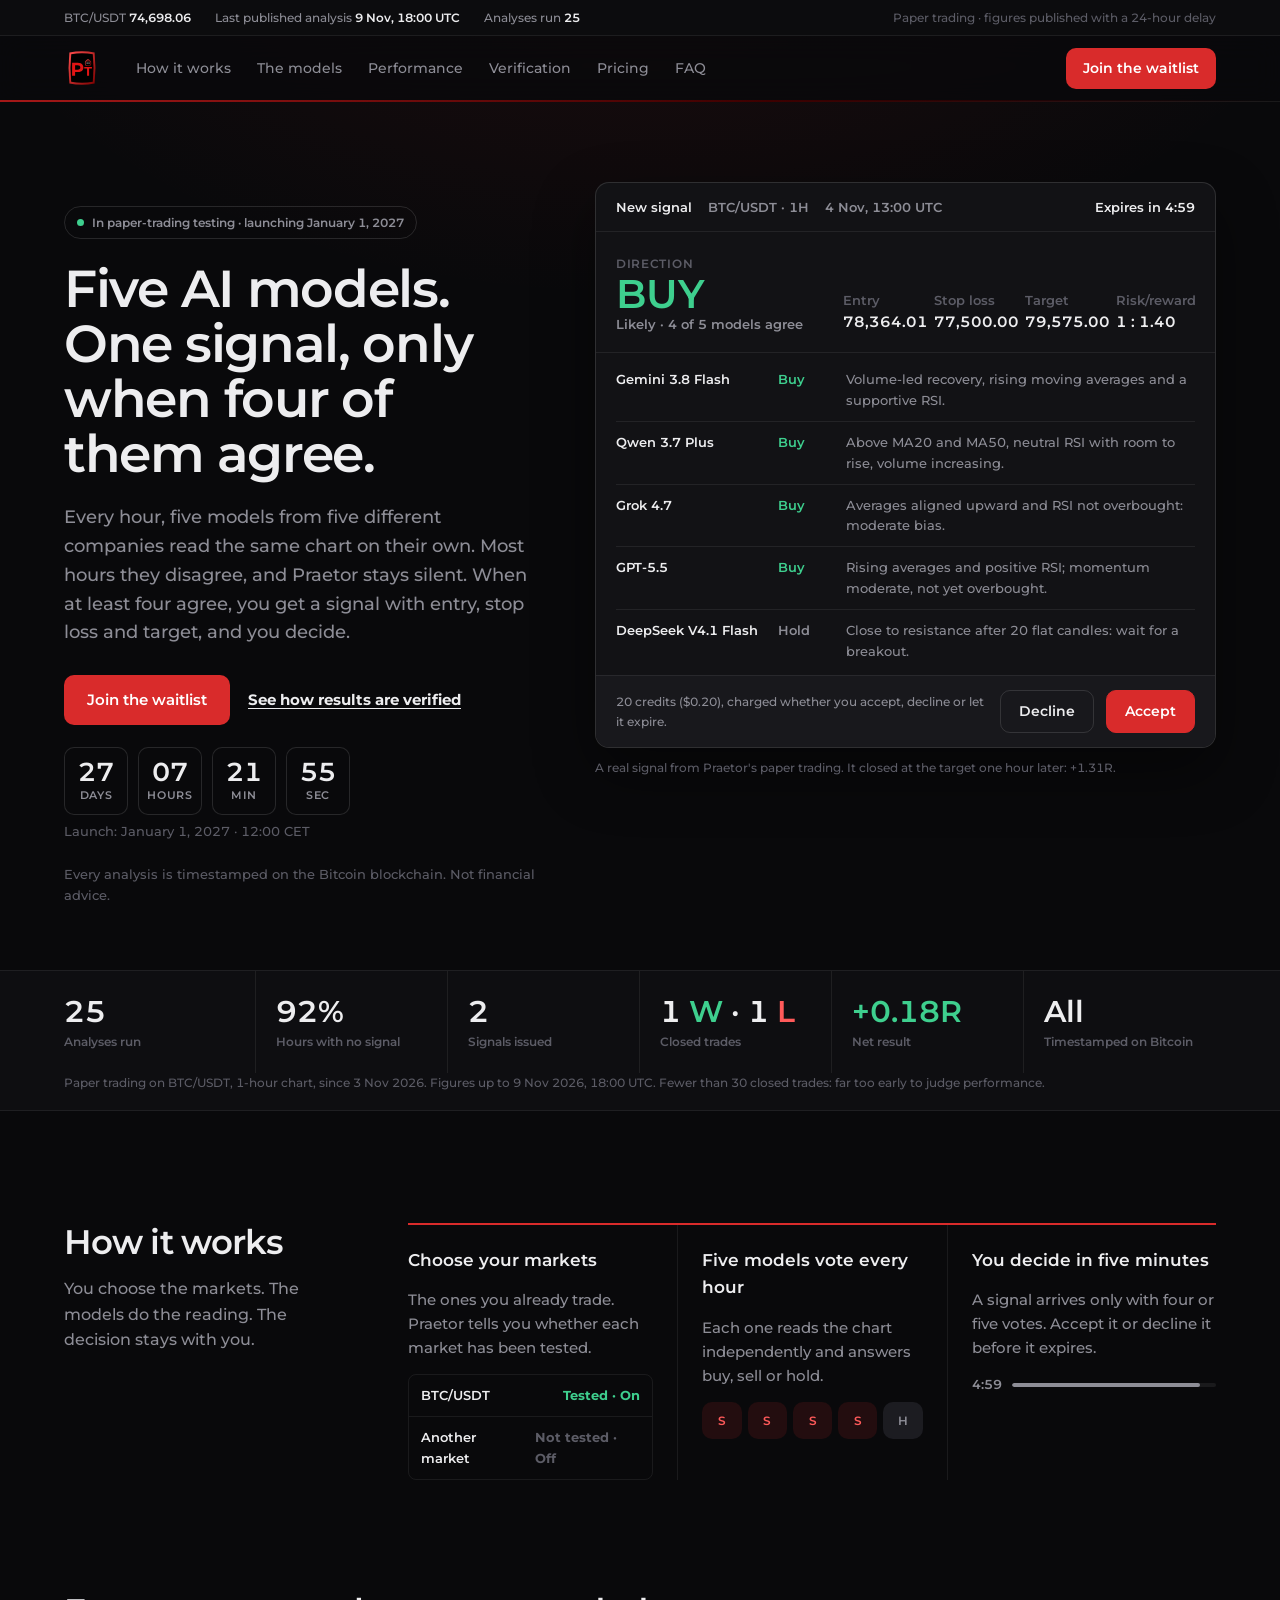
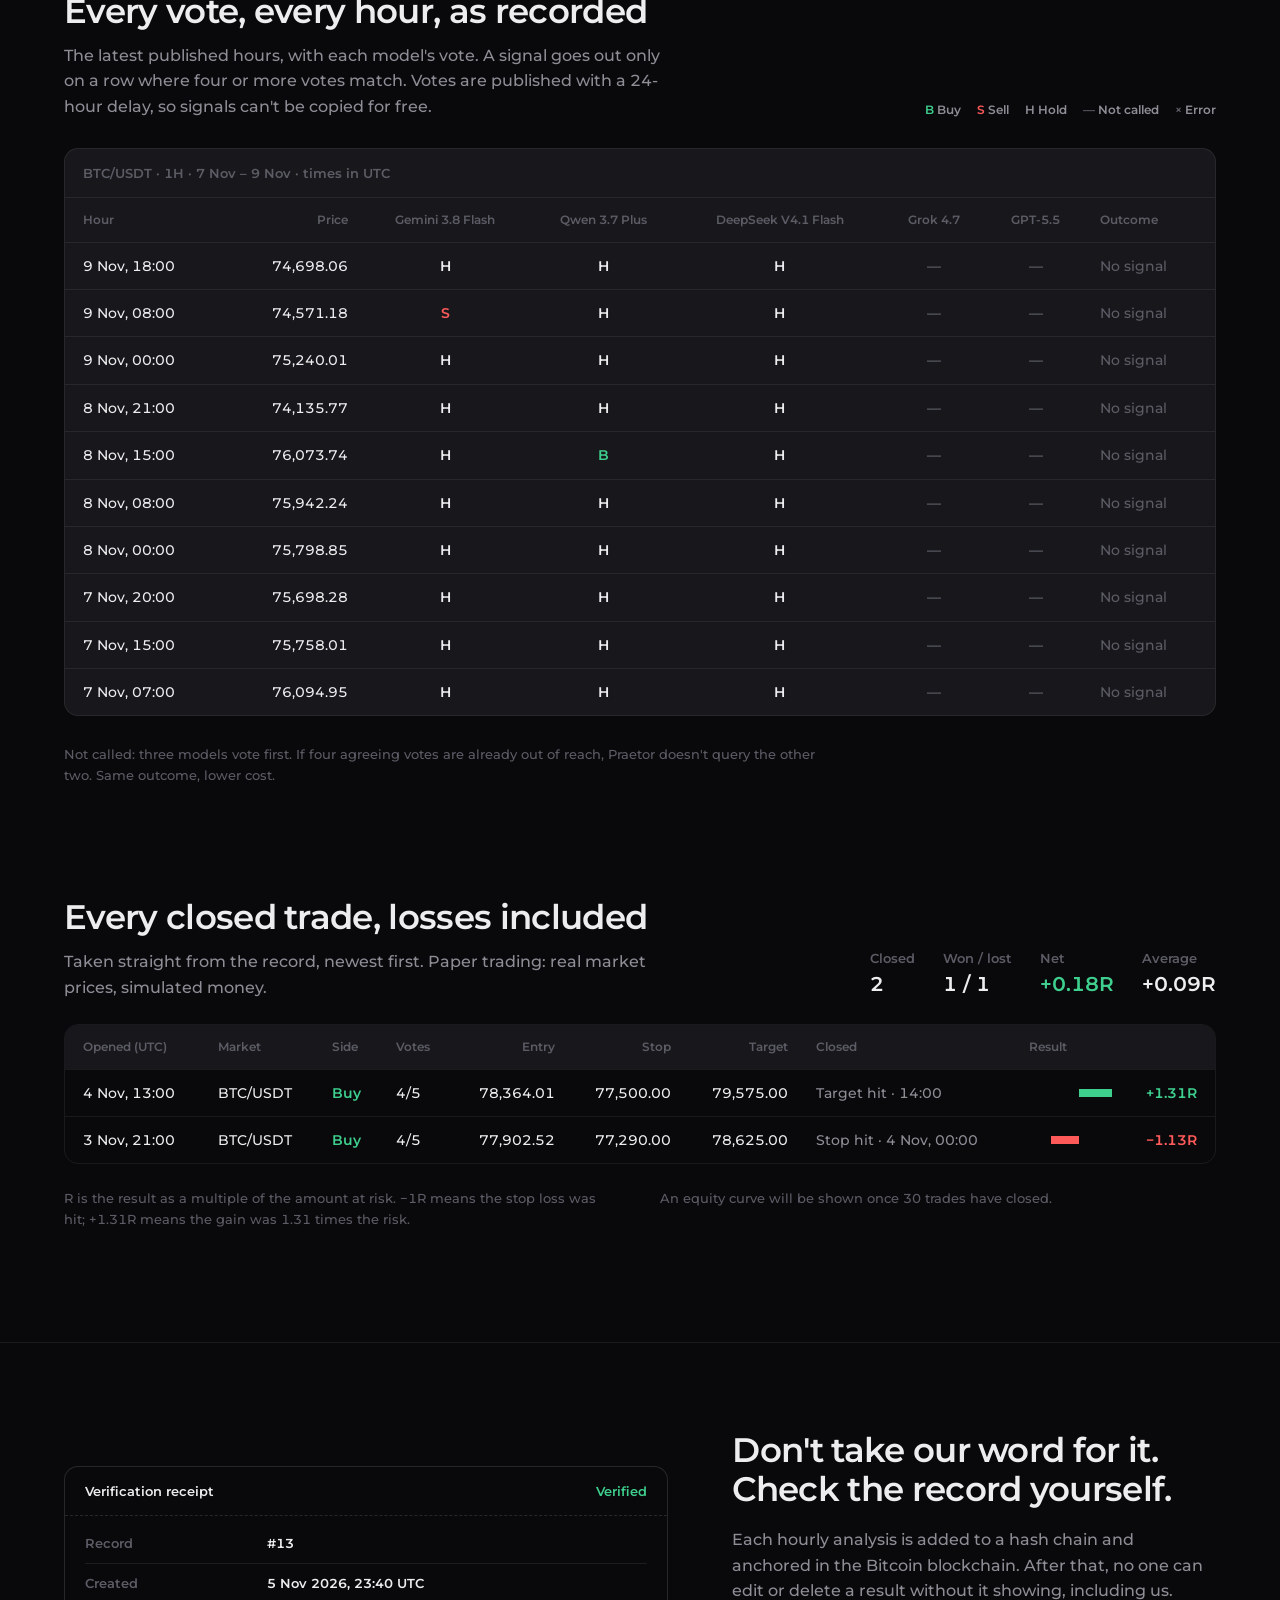
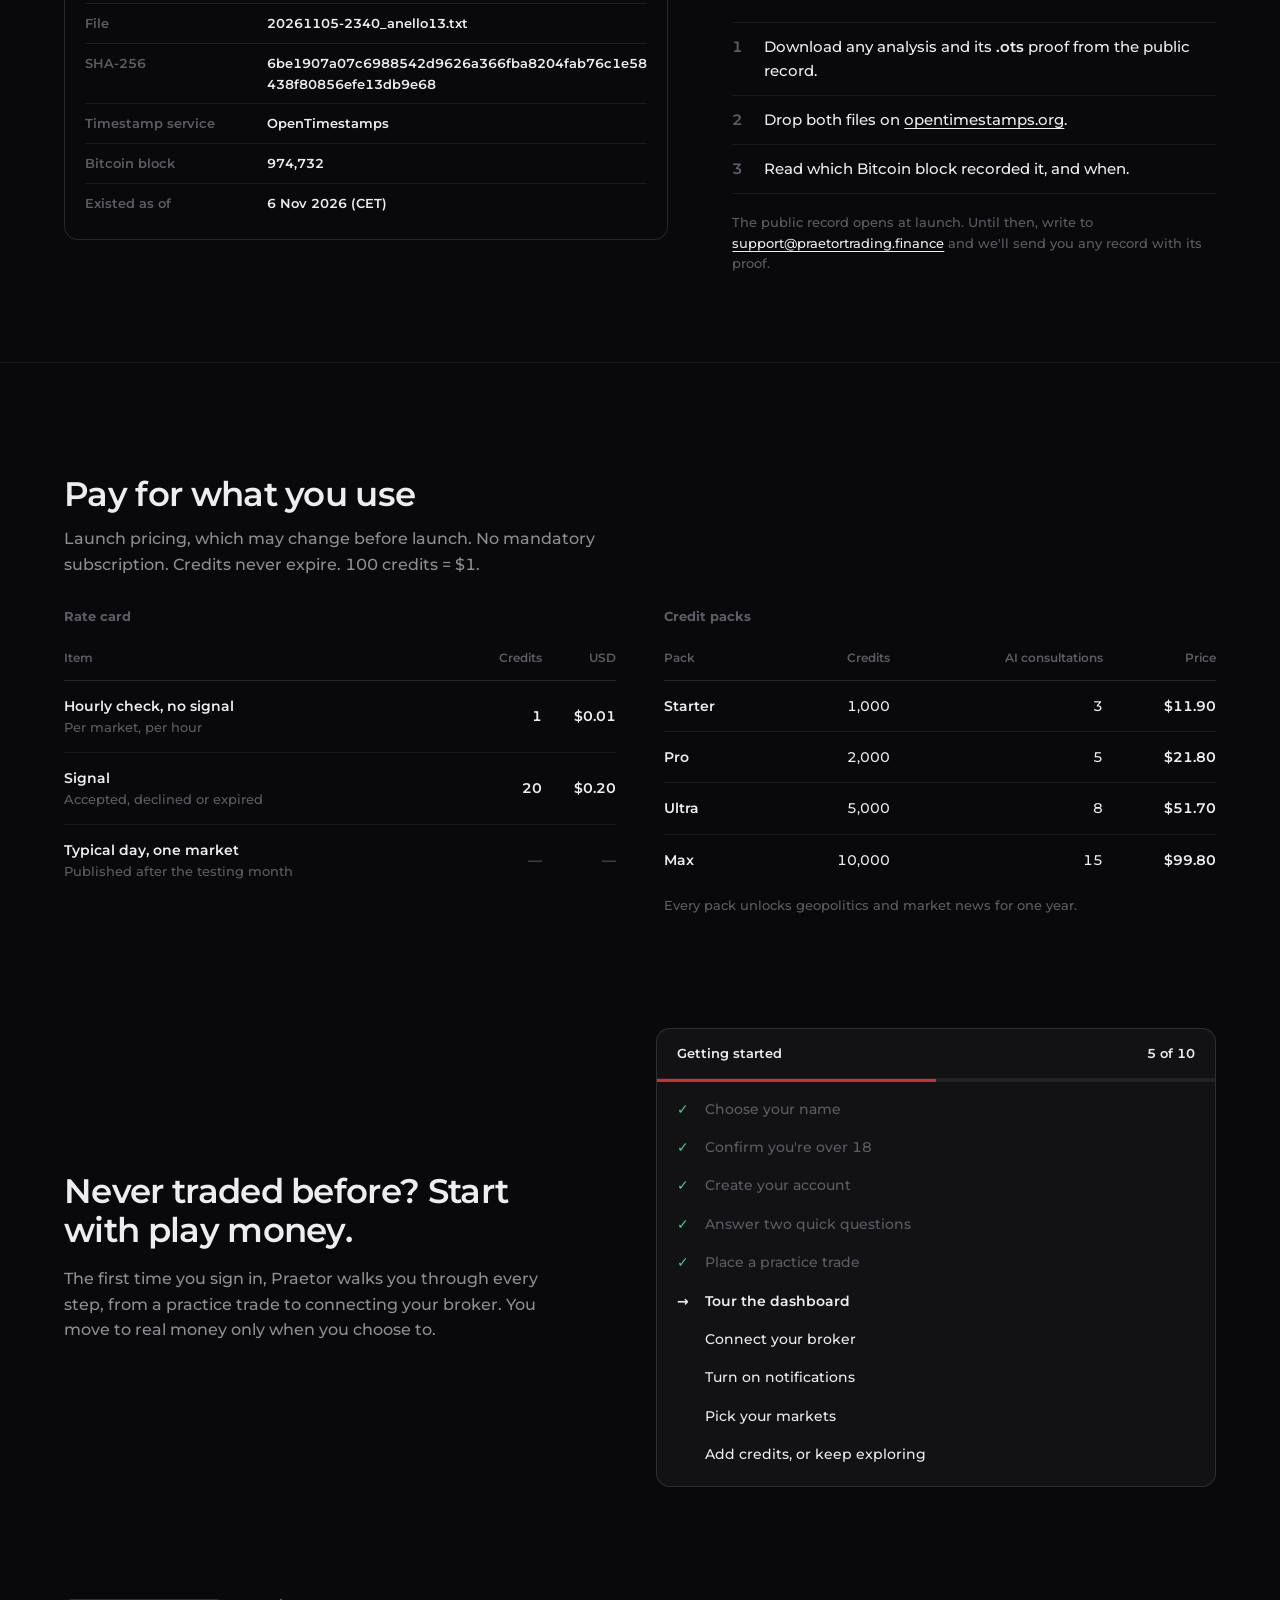
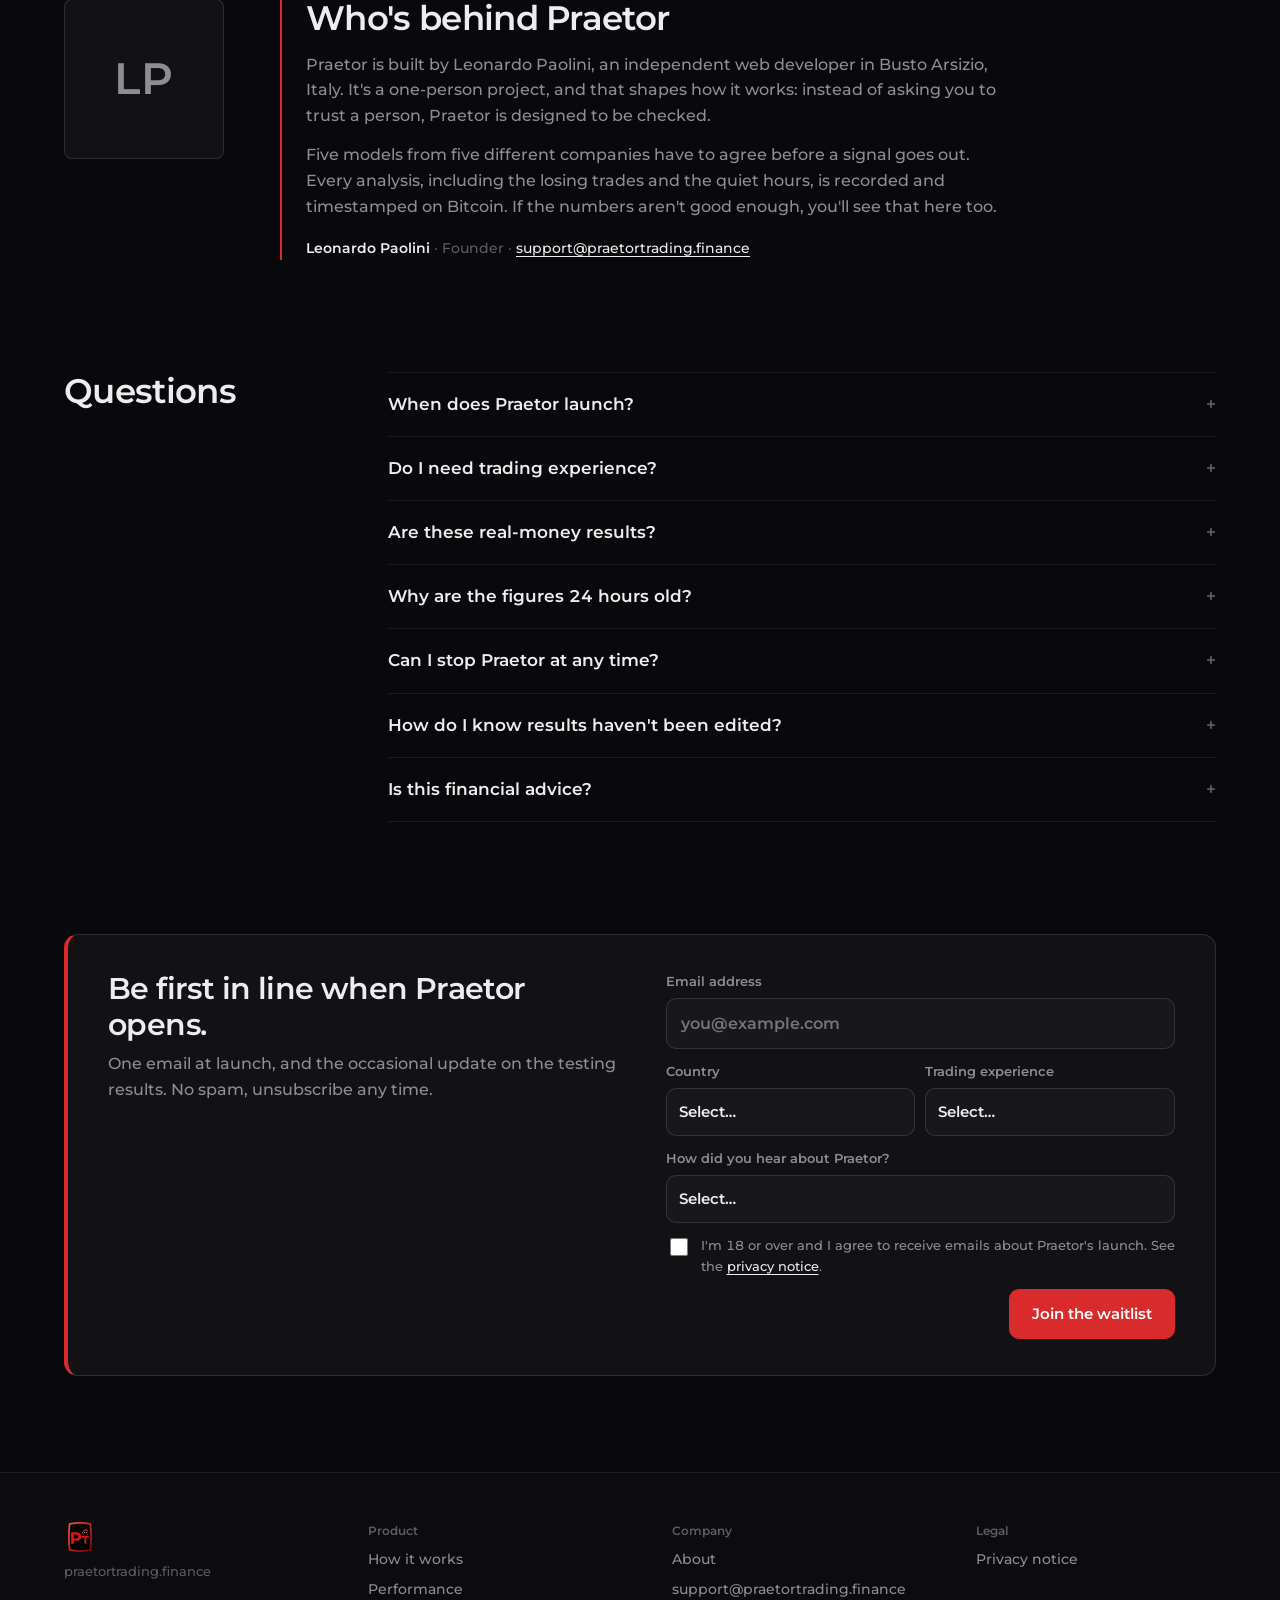
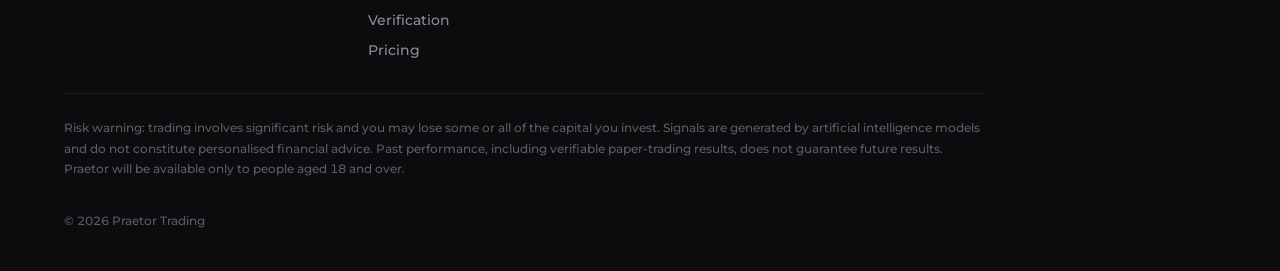
<file: index.html>
<!doctype html>
<html lang="en">
<head>
<meta charset="utf-8">
<meta name="viewport" content="width=device-width, initial-scale=1">
<title>Praetor Trading — Five AI models, one signal</title>
<meta name="description" content="Every hour, five AI models from five different companies analyse the same market. Praetor sends a signal only when at least four agree. Every analysis is timestamped on the Bitcoin blockchain.">
<meta name="theme-color" content="#09090b">
<meta property="og:type" content="website">
<meta property="og:title" content="Praetor Trading — Five AI models, one signal">
<meta property="og:description" content="A trading signal only when four of five AI models agree. Every analysis timestamped on Bitcoin.">
<meta property="og:url" content="https://praetortrading.finance/">
<link rel="canonical" href="https://praetortrading.finance/">
<link rel="icon" href="assets/logo.svg" type="image/svg+xml">
<link rel="preload" href="assets/fonts/montserrat-latin-700-normal.woff2" as="font" type="font/woff2" crossorigin>
<link rel="stylesheet" href="assets/styles.css">
<script src="assets/countdown.js" defer></script>
<script src="assets/live.js" defer></script>
</head>
<body>

<div class="strip" role="region" aria-label="Status">
<div class="wrap">
<span>BTC/USDT <b data-k="price">74,698.06</b></span>
<span>Last published analysis <b data-k="last">9 Nov, 18:00 UTC</b></span>
<span>Analyses run <b data-k="analyses">25</b></span>
<span class="asof">Paper trading · figures published with a 24-hour delay</span>
</div>
</div>

<header class="site-header">
<div class="wrap">
<a href="#top" aria-label="Praetor Trading home"><img src="assets/logo.svg" width="36" height="36" alt=""></a>
<nav class="nav" aria-label="Main">
<a href="#how">How it works</a>
<a href="#votes">The models</a>
<a href="#performance">Performance</a>
<a href="#verify">Verification</a>
<a href="#pricing">Pricing</a>
<a href="#faq">FAQ</a>
</nav>
<a class="btn btn-primary btn-sm cta" href="#waitlist">Join the waitlist</a>
</div>
</header>

<main id="top">

<section class="wrap hero" aria-labelledby="h-hero">
<div class="hero-copy">
<span class="notice"><i aria-hidden="true"></i>In paper-trading testing · launching January 1, 2027</span>
<h1 id="h-hero">Five AI models.<br>One signal, only when four of them agree.</h1>
<p class="lead">Every hour, five models from five different companies read the same chart on their own. Most hours they disagree, and Praetor stays silent. When at least four agree, you get a signal with entry, stop loss and target, and you decide.</p>
<div class="actions">
<a class="btn btn-primary" href="#waitlist">Join the waitlist</a>
<a href="#verify" style="font-size:15px;font-weight:700">See how results are verified</a>
</div>
<div class="countdown" data-launch="2027-01-01T11:00:00Z" aria-live="polite">
<div class="cd-units"><div><b data-cd="d">--</b><span>days</span></div><div><b data-cd="h">--</b><span>hours</span></div><div><b data-cd="m">--</b><span>min</span></div><div><b data-cd="s">--</b><span>sec</span></div></div>
<p class="cd-note small faint">Launch: January 1, 2027 · 12:00 CET</p>
</div>
<p class="small faint">Every analysis is timestamped on the Bitcoin blockchain. Not financial advice.</p>
</div>

<figure class="hero-visual" style="margin:0">
<div class="panel panel-elevated" role="group" aria-label="Example of a Praetor signal">
<div class="panel-head">
<span class="title">New signal</span>
<span>BTC/USDT · 1H</span>
<span>4 Nov, 13:00 UTC</span>
<span class="end">Expires in <b>4:59</b></span>
</div>
<div class="signal-main">
<div>
<div class="label">Direction</div>
<div class="direction gain">BUY</div>
<div class="small muted" style="font-weight:600">Likely · 4 of 5 models agree</div>
</div>
<div class="levels">
<div><span>Entry</span><b>78,364.01</b></div>
<div><span>Stop loss</span><b>77,500.00</b></div>
<div><span>Target</span><b>79,575.00</b></div>
<div><span>Risk/reward</span><b>1 : 1.40</b></div>
</div>
</div>
<div class="votes">
<div class="vote"><b>Gemini 3.8 Flash</b><b class="gain">Buy</b><span>Volume-led recovery, rising moving averages and a supportive RSI.</span></div>
<div class="vote"><b>Qwen 3.7 Plus</b><b class="gain">Buy</b><span>Above MA20 and MA50, neutral RSI with room to rise, volume increasing.</span></div>
<div class="vote"><b>Grok 4.7</b><b class="gain">Buy</b><span>Averages aligned upward and RSI not overbought: moderate bias.</span></div>
<div class="vote"><b>GPT-5.5</b><b class="gain">Buy</b><span>Rising averages and positive RSI; momentum moderate, not yet overbought.</span></div>
<div class="vote"><b>DeepSeek V4.1 Flash</b><b class="muted">Hold</b><span>Close to resistance after 20 flat candles: wait for a breakout.</span></div>
</div>
<div class="panel-foot">
<p>20 credits ($0.20), charged whether you accept, decline or let it expire.</p>
<span class="fake-btn" aria-hidden="true">Decline</span>
<span class="fake-btn primary" aria-hidden="true">Accept</span>
</div>
</div>
<figcaption class="xsmall faint">A real signal from Praetor's paper trading. It closed at the target one hour later: +1.31R.</figcaption>
</figure>
</section>

<section class="band" aria-label="Activity so far">
<div class="wrap">
<dl class="stats">
<div><dt>Analyses run</dt><dd data-k="analyses">25</dd></div>
<div><dt>Hours with no signal</dt><dd data-k="nosignal">92%</dd></div>
<div><dt>Signals issued</dt><dd data-k="signals">2</dd></div>
<div><dt>Closed trades</dt><dd data-k="wl">1 <span class="gain">W</span> · 1 <span class="loss">L</span></dd></div>
<div><dt>Net result</dt><dd data-k="net" class="gain">+0.18R</dd></div>
<div><dt>Timestamped on Bitcoin</dt><dd>All</dd></div>
</dl>
<p class="band-note">Paper trading on BTC/USDT, 1-hour chart, since <span data-k="since">3 Nov 2026</span>. Figures up to <span data-k="asof">9 Nov 2026, 18:00 UTC</span>. <span data-k="judge">Fewer than 30 closed trades: far too early to judge performance.</span></p>
</div>
</section>

<section id="how" class="wrap section how" aria-labelledby="h-how">
<div class="how-intro">
<h2 id="h-how" class="h2">How it works</h2>
<p class="muted" style="max-width:340px">You choose the markets. The models do the reading. The decision stays with you.</p>
</div>
<ol class="steps">
<li>
<h3>Choose your markets</h3>
<p>The ones you already trade. Praetor tells you whether each market has been tested.</p>
<div class="mini-list" aria-hidden="true">
<div><b>BTC/USDT</b><span class="gain" style="font-weight:700">Tested · On</span></div>
<div><b>Another market</b><span class="faint" style="font-weight:700">Not tested · Off</span></div>
</div>
</li>
<li>
<h3>Five models vote every hour</h3>
<p>Each one reads the chart independently and answers buy, sell or hold.</p>
<div class="chips" aria-hidden="true"><span class="s">S</span><span class="s">S</span><span class="s">S</span><span class="s">S</span><span>H</span></div>
</li>
<li>
<h3>You decide in five minutes</h3>
<p>A signal arrives only with four or five votes. Accept it or decline it before it expires.</p>
<div class="timer" aria-hidden="true"><span>4:59</span><i></i></div>
</li>
</ol>
</section>

<section id="votes" class="wrap section stack" aria-labelledby="h-votes">
<div class="split-head">
<div>
<h2 id="h-votes" class="h2">Every vote, every hour, as recorded</h2>
<p class="lead">The latest published hours, with each model's vote. A signal goes out only on a row where four or more votes match. Votes are published with a 24-hour delay, so signals can't be copied for free.</p>
</div>
<div class="legend"><span><b class="gain">B</b> Buy</span><span><b class="loss">S</b> Sell</span><span><b>H</b> Hold</span><span><b class="faint">—</b> Not called</span><span><b class="faint">×</b> Error</span></div>
</div>
<div class="table-wrap tinted">
<table class="matrix">
<caption data-k="matrixcap">BTC/USDT · 1H · 7 Nov – 9 Nov · times in UTC</caption>
<thead><tr>
<th scope="col">Hour</th><th scope="col" class="num">Price</th>
<th scope="col" class="c">Gemini 3.8 Flash</th><th scope="col" class="c">Qwen 3.7 Plus</th><th scope="col" class="c">DeepSeek V4.1 Flash</th><th scope="col" class="c">Grok 4.7</th><th scope="col" class="c">GPT-5.5</th>
<th scope="col">Outcome</th>
</tr></thead>
<tbody id="matrix-body">
<tr><td>9 Nov, 18:00</td><td class="num">74,698.06</td><td class="c">H</td><td class="c">H</td><td class="c">H</td><td class="c nc">—</td><td class="c nc">—</td><td class="faint">No signal</td></tr>
<tr><td>9 Nov, 08:00</td><td class="num">74,571.18</td><td class="c loss">S</td><td class="c">H</td><td class="c">H</td><td class="c nc">—</td><td class="c nc">—</td><td class="faint">No signal</td></tr>
<tr><td>9 Nov, 00:00</td><td class="num">75,240.01</td><td class="c">H</td><td class="c">H</td><td class="c">H</td><td class="c nc">—</td><td class="c nc">—</td><td class="faint">No signal</td></tr>
<tr><td>8 Nov, 21:00</td><td class="num">74,135.77</td><td class="c">H</td><td class="c">H</td><td class="c">H</td><td class="c nc">—</td><td class="c nc">—</td><td class="faint">No signal</td></tr>
<tr><td>8 Nov, 15:00</td><td class="num">76,073.74</td><td class="c">H</td><td class="c gain">B</td><td class="c">H</td><td class="c nc">—</td><td class="c nc">—</td><td class="faint">No signal</td></tr>
<tr><td>8 Nov, 08:00</td><td class="num">75,942.24</td><td class="c">H</td><td class="c">H</td><td class="c">H</td><td class="c nc">—</td><td class="c nc">—</td><td class="faint">No signal</td></tr>
<tr><td>8 Nov, 00:00</td><td class="num">75,798.85</td><td class="c">H</td><td class="c">H</td><td class="c">H</td><td class="c nc">—</td><td class="c nc">—</td><td class="faint">No signal</td></tr>
<tr><td>7 Nov, 20:00</td><td class="num">75,698.28</td><td class="c">H</td><td class="c">H</td><td class="c">H</td><td class="c nc">—</td><td class="c nc">—</td><td class="faint">No signal</td></tr>
<tr><td>7 Nov, 15:00</td><td class="num">75,758.01</td><td class="c">H</td><td class="c">H</td><td class="c">H</td><td class="c nc">—</td><td class="c nc">—</td><td class="faint">No signal</td></tr>
<tr><td>7 Nov, 07:00</td><td class="num">76,094.95</td><td class="c">H</td><td class="c">H</td><td class="c">H</td><td class="c nc">—</td><td class="c nc">—</td><td class="faint">No signal</td></tr>
</tbody>
</table>
</div>
<p class="small faint" style="max-width:760px">Not called: three models vote first. If four agreeing votes are already out of reach, Praetor doesn't query the other two. Same outcome, lower cost.</p>
</section>

<section id="performance" class="wrap section stack" aria-labelledby="h-perf" style="gap:24px">
<div class="split-head">
<div>
<h2 id="h-perf" class="h2">Every closed trade, losses included</h2>
<p class="lead">Taken straight from the record, newest first. Paper trading: real market prices, simulated money.</p>
</div>
<dl class="summary">
<div><dt>Closed</dt><dd data-k="closed">2</dd></div>
<div><dt>Won / lost</dt><dd data-k="wl2">1 / 1</dd></div>
<div><dt>Net</dt><dd data-k="net" class="gain">+0.18R</dd></div>
<div><dt>Average</dt><dd data-k="avg">+0.09R</dd></div>
</dl>
</div>
<div class="table-wrap">
<table class="perf">
<thead><tr>
<th scope="col">Opened (UTC)</th><th scope="col">Market</th><th scope="col">Side</th><th scope="col">Votes</th>
<th scope="col" class="num">Entry</th><th scope="col" class="num">Stop</th><th scope="col" class="num">Target</th>
<th scope="col">Closed</th><th scope="col" style="width:200px">Result</th>
</tr></thead>
<tbody id="perf-body">
<tr><td>4 Nov, 13:00</td><td>BTC/USDT</td><td class="gain"><b>Buy</b></td><td>4/5</td><td class="num">78,364.01</td><td class="num">77,500.00</td><td class="num">79,575.00</td><td class="muted">Target hit · 14:00</td><td><div class="rbar"><i><span style="width:50%"></span><span style="width:32.8%;background:var(--gain)"></span></i><b class="gain">+1.31R</b></div></td></tr>
<tr><td>3 Nov, 21:00</td><td>BTC/USDT</td><td class="gain"><b>Buy</b></td><td>4/5</td><td class="num">77,902.52</td><td class="num">77,290.00</td><td class="num">78,625.00</td><td class="muted">Stop hit · 4 Nov, 00:00</td><td><div class="rbar"><i style="justify-content:flex-end"><span style="width:28.2%;background:var(--loss)"></span><span style="width:50%"></span></i><b class="loss">−1.13R</b></div></td></tr>
</tbody>
</table>
</div>
<div class="foot-notes">
<span>R is the result as a multiple of the amount at risk. −1R means the stop loss was hit; +1.31R means the gain was 1.31 times the risk.</span>
<span>An equity curve will be shown once 30 trades have closed.</span>
</div>
</section>

<section id="verify" class="verify" aria-labelledby="h-verify">
<div class="wrap">
<div class="receipt">
<div class="receipt-head"><span>Verification receipt</span><span class="gain">Verified</span></div>
<dl>
<div><dt>Record</dt><dd>#13</dd></div>
<div><dt>Created</dt><dd>5 Nov 2026, 23:40 UTC</dd></div>
<div><dt>File</dt><dd>20261105-2340_anello13.txt</dd></div>
<div><dt>SHA-256</dt><dd>6be1907a07c6988542d9626a366fba8204fab76c1e58438f80856efe13db9e68</dd></div>
<div><dt>Timestamp service</dt><dd>OpenTimestamps</dd></div>
<div><dt>Bitcoin block</dt><dd>974,732</dd></div>
<div><dt>Existed as of</dt><dd>6 Nov 2026 (CET)</dd></div>
</dl>
</div>
<div class="verify-copy">
<h2 id="h-verify" class="h2">Don't take our word for it. Check the record yourself.</h2>
<p class="muted">Each hourly analysis is added to a hash chain and anchored in the Bitcoin blockchain. After that, no one can edit or delete a result without it showing, including us.</p>
<ol class="numbered">
<li><b>1</b><span>Download any analysis and its <b>.ots</b> proof from the public record.</span></li>
<li><b>2</b><span>Drop both files on <a href="https://opentimestamps.org" rel="noopener">opentimestamps.org</a>.</span></li>
<li><b>3</b><span>Read which Bitcoin block recorded it, and when.</span></li>
</ol>
<p class="small faint">The public record opens at launch. Until then, write to <a href="mailto:support@praetortrading.finance">support@praetortrading.finance</a> and we'll send you any record with its proof.</p>
</div>
</div>
</section>

<section id="pricing" class="wrap section stack" aria-labelledby="h-pricing">
<div style="display:flex;flex-direction:column;gap:12px">
<h2 id="h-pricing" class="h2">Pay for what you use</h2>
<p class="lead">Launch pricing, which may change before launch. No mandatory subscription. Credits never expire. 100 credits = $1.</p>
</div>
<div class="pricing">
<div>
<span class="small faint" style="font-weight:700">Rate card</span>
<table class="plain">
<thead><tr><th scope="col">Item</th><th scope="col" class="num">Credits</th><th scope="col" class="num">USD</th></tr></thead>
<tbody>
<tr><td><b>Hourly check, no signal</b><span class="sub">Per market, per hour</span></td><td class="num"><b>1</b></td><td class="num"><b>$0.01</b></td></tr>
<tr><td><b>Signal</b><span class="sub">Accepted, declined or expired</span></td><td class="num"><b>20</b></td><td class="num"><b>$0.20</b></td></tr>
<tr><td><b>Typical day, one market</b><span class="sub">Published after the testing month</span></td><td class="num faint">—</td><td class="num faint">—</td></tr>
</tbody>
</table>
</div>
<div>
<span class="small faint" style="font-weight:700">Credit packs</span>
<div style="overflow-x:auto">
<table class="plain" style="min-width:440px">
<thead><tr><th scope="col">Pack</th><th scope="col" class="num">Credits</th><th scope="col" class="num">AI consultations</th><th scope="col" class="num">Price</th></tr></thead>
<tbody>
<tr><td><b>Starter</b></td><td class="num">1,000</td><td class="num">3</td><td class="num"><b>$11.90</b></td></tr>
<tr><td><b>Pro</b></td><td class="num">2,000</td><td class="num">5</td><td class="num"><b>$21.80</b></td></tr>
<tr><td><b>Ultra</b></td><td class="num">5,000</td><td class="num">8</td><td class="num"><b>$51.70</b></td></tr>
<tr><td><b>Max</b></td><td class="num">10,000</td><td class="num">15</td><td class="num"><b>$99.80</b></td></tr>
</tbody>
</table>
</div>
<span class="small faint">Every pack unlocks geopolitics and market news for one year.</span>
</div>
</div>
</section>

<section class="wrap section onboard" aria-labelledby="h-start">
<div>
<h2 id="h-start" class="h2">Never traded before? Start with play money.</h2>
<p class="muted" style="max-width:480px">The first time you sign in, Praetor walks you through every step, from a practice trade to connecting your broker. You move to real money only when you choose to.</p>
</div>
<div class="panel checklist" aria-label="Getting started checklist, example">
<div class="panel-head"><span class="title">Getting started</span><span class="end faint">5 of 10</span></div>
<div class="progress"><i></i></div>
<ol>
<li class="done"><span aria-hidden="true">✓</span>Choose your name</li>
<li class="done"><span aria-hidden="true">✓</span>Confirm you're over 18</li>
<li class="done"><span aria-hidden="true">✓</span>Create your account</li>
<li class="done"><span aria-hidden="true">✓</span>Answer two quick questions</li>
<li class="done"><span aria-hidden="true">✓</span>Place a practice trade</li>
<li class="now"><span aria-hidden="true">→</span>Tour the dashboard</li>
<li><span></span>Connect your broker</li>
<li><span></span>Turn on notifications</li>
<li><span></span>Pick your markets</li>
<li><span></span>Add credits, or keep exploring</li>
</ol>
</div>
</section>

<section id="about" class="wrap section founder" aria-labelledby="h-about">
<div class="portrait">
<!-- PHOTO: replace this div with <img src="assets/leonardo.jpg" alt="Leonardo Paolini" width="160" height="160"> -->
<div class="avatar" role="img" aria-label="Leonardo Paolini">LP</div>
</div>
<div class="founder-copy">
<h2 id="h-about" class="h2">Who's behind Praetor</h2>
<p>Praetor is built by Leonardo Paolini, an independent web developer in Busto Arsizio, Italy. It's a one-person project, and that shapes how it works: instead of asking you to trust a person, Praetor is designed to be checked.</p>
<p>Five models from five different companies have to agree before a signal goes out. Every analysis, including the losing trades and the quiet hours, is recorded and timestamped on Bitcoin. If the numbers aren't good enough, you'll see that here too.</p>
<p class="sign"><b>Leonardo Paolini</b><span class="faint"> · Founder · <a href="mailto:support@praetortrading.finance">support@praetortrading.finance</a></span></p>
</div>
</section>

<section id="faq" class="wrap section faq" aria-labelledby="h-faq">
<h2 id="h-faq" class="h2">Questions</h2>
<div class="faq-list">
<details><summary>When does Praetor launch?</summary><p>Praetor launches on January 1, 2027 at 12:00 CET. Until then it is being tested with paper trading. Join the waitlist and we'll email you when it opens.</p></details>
<details><summary>Do I need trading experience?</summary><p>No. You choose your markets, receive signals and decide whether to accept them. The onboarding starts with a practice trade using play money.</p></details>
<details><summary>Are these real-money results?</summary><p>No. The figures on this page come from paper trading: real market prices, simulated money.</p></details>
<details><summary>Why are the figures 24 hours old?</summary><p>So that the signals stay useful to the people who pay for them. The full record, with nothing removed, is still public after the delay.</p></details>
<details><summary>Can I stop Praetor at any time?</summary><p>Yes. You can pause signals whenever you like, or stop Praetor completely. Stopping closes any open trades.</p></details>
<details><summary>How do I know results haven't been edited?</summary><p>Every analysis is anchored in the Bitcoin blockchain, so it can be checked independently on opentimestamps.org.</p></details>
<details><summary>Is this financial advice?</summary><p>No. Signals are generated by AI models and are not personalised financial advice. Every trade is your decision.</p></details>
</div>
</section>

<section id="waitlist" class="wrap waitlist" aria-labelledby="h-waitlist">
<div class="waitlist-box">
<div>
<h2 id="h-waitlist">Be first in line when Praetor opens.</h2>
<p class="muted">One email at launch, and the occasional update on the testing results. No spam, unsubscribe any time.</p>
</div>
<!-- WAITLIST: Brevo form "Waitlist sito". Field names match the Brevo contact attributes. -->
<form class="form" id="waitlist-form" action="https://54488803.sibforms.com/serve/[base64]" method="post">
<label class="field">Email address
<input type="email" name="EMAIL" autocomplete="email" required placeholder="you@example.com">
</label>
<div class="form-row">
<label class="field">Country
<select name="PAESE" autocomplete="country-name" required>
<option value="" selected disabled>Select…</option>
<option>United States</option><option>United Kingdom</option><option>Italy</option><option>Germany</option><option>France</option><option>Canada</option><option>Spain</option><option>Netherlands</option><option>Switzerland</option><option>Australia</option><option>Other</option>
</select>
</label>
<label class="field">Trading experience
<select name="EXPERIENCE" required>
<option value="" selected disabled>Select…</option>
<option>New to trading</option><option>Some experience</option><option>Experienced trader</option>
</select>
</label>
</div>
<label class="field">How did you hear about Praetor?
<select name="SOURCE" required>
<option value="" selected disabled>Select…</option>
<option>TikTok</option><option>YouTube</option><option>Instagram</option><option>X (Twitter)</option><option>Facebook</option><option>Friend or family</option><option>Search engine</option><option>Other</option>
</select>
</label>
<label class="consent"><input type="checkbox" name="OPT_IN" value="1" required><span>I'm 18 or over and I agree to receive emails about Praetor's launch. See the <a href="privacy.html">privacy notice</a>.</span></label>
<input class="hp" type="text" name="email_address_check" value="" tabindex="-1" autocomplete="off" aria-hidden="true">
<input type="hidden" name="locale" value="en">
<button class="btn btn-primary" type="submit">Join the waitlist</button>
<p class="form-msg" role="status" hidden></p>
</form>
</div>
</section>

</main>

<footer class="site-footer">
<div class="wrap">
<div class="footer-cols">
<div><img src="assets/logo.svg" width="32" height="32" alt="Praetor Trading"><span class="small faint">praetortrading.finance</span></div>
<nav aria-label="Product"><b>Product</b><a href="#how">How it works</a><a href="#performance">Performance</a><a href="#verify">Verification</a><a href="#pricing">Pricing</a></nav>
<nav aria-label="Company"><b>Company</b><a href="#about">About</a><a href="mailto:support@praetortrading.finance">support@praetortrading.finance</a></nav>
<nav aria-label="Legal"><b>Legal</b><a href="privacy.html">Privacy notice</a></nav>
</div>
<p class="risk">Risk warning: trading involves significant risk and you may lose some or all of the capital you invest. Signals are generated by artificial intelligence models and do not constitute personalised financial advice. Past performance, including verifiable paper-trading results, does not guarantee future results. Praetor will be available only to people aged 18 and over.</p>
<span class="xsmall faint">© 2026 Praetor Trading</span>
</div>
</footer>

</body>
</html>
</file>
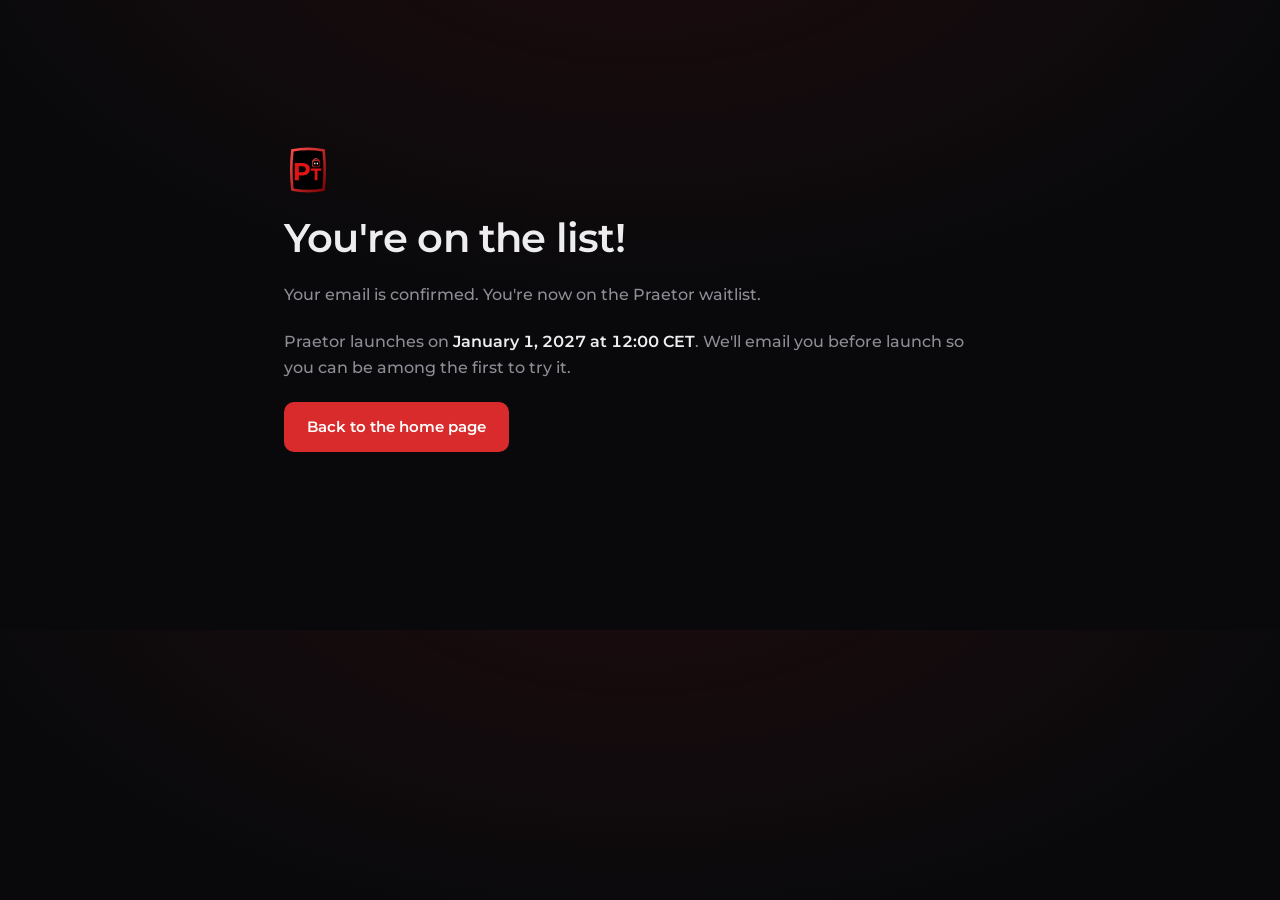
<file: confirmed.html>
<!doctype html>
<html lang="en">
<head>
<meta charset="utf-8">
<meta name="viewport" content="width=device-width, initial-scale=1">
<title>You're on the list — Praetor Trading</title>
<meta name="robots" content="noindex">
<link rel="icon" href="/assets/logo.svg" type="image/svg+xml">
<link rel="stylesheet" href="/assets/styles.css">
</head>
<body>
<main class="wrap doc" style="min-height:70vh;justify-content:center">
<img src="/assets/logo.svg" width="48" height="48" alt="Praetor Trading">
<h1>You're on the list!</h1>
<p>Your email is confirmed. You're now on the Praetor waitlist.</p>
<p>Praetor launches on <strong>January 1, 2027 at 12:00 CET</strong>. We'll email you before launch so you can be among the first to try it.</p>
<p><a class="btn btn-primary" href="/">Back to the home page</a></p>
</main>
</body>
</html>
</file>
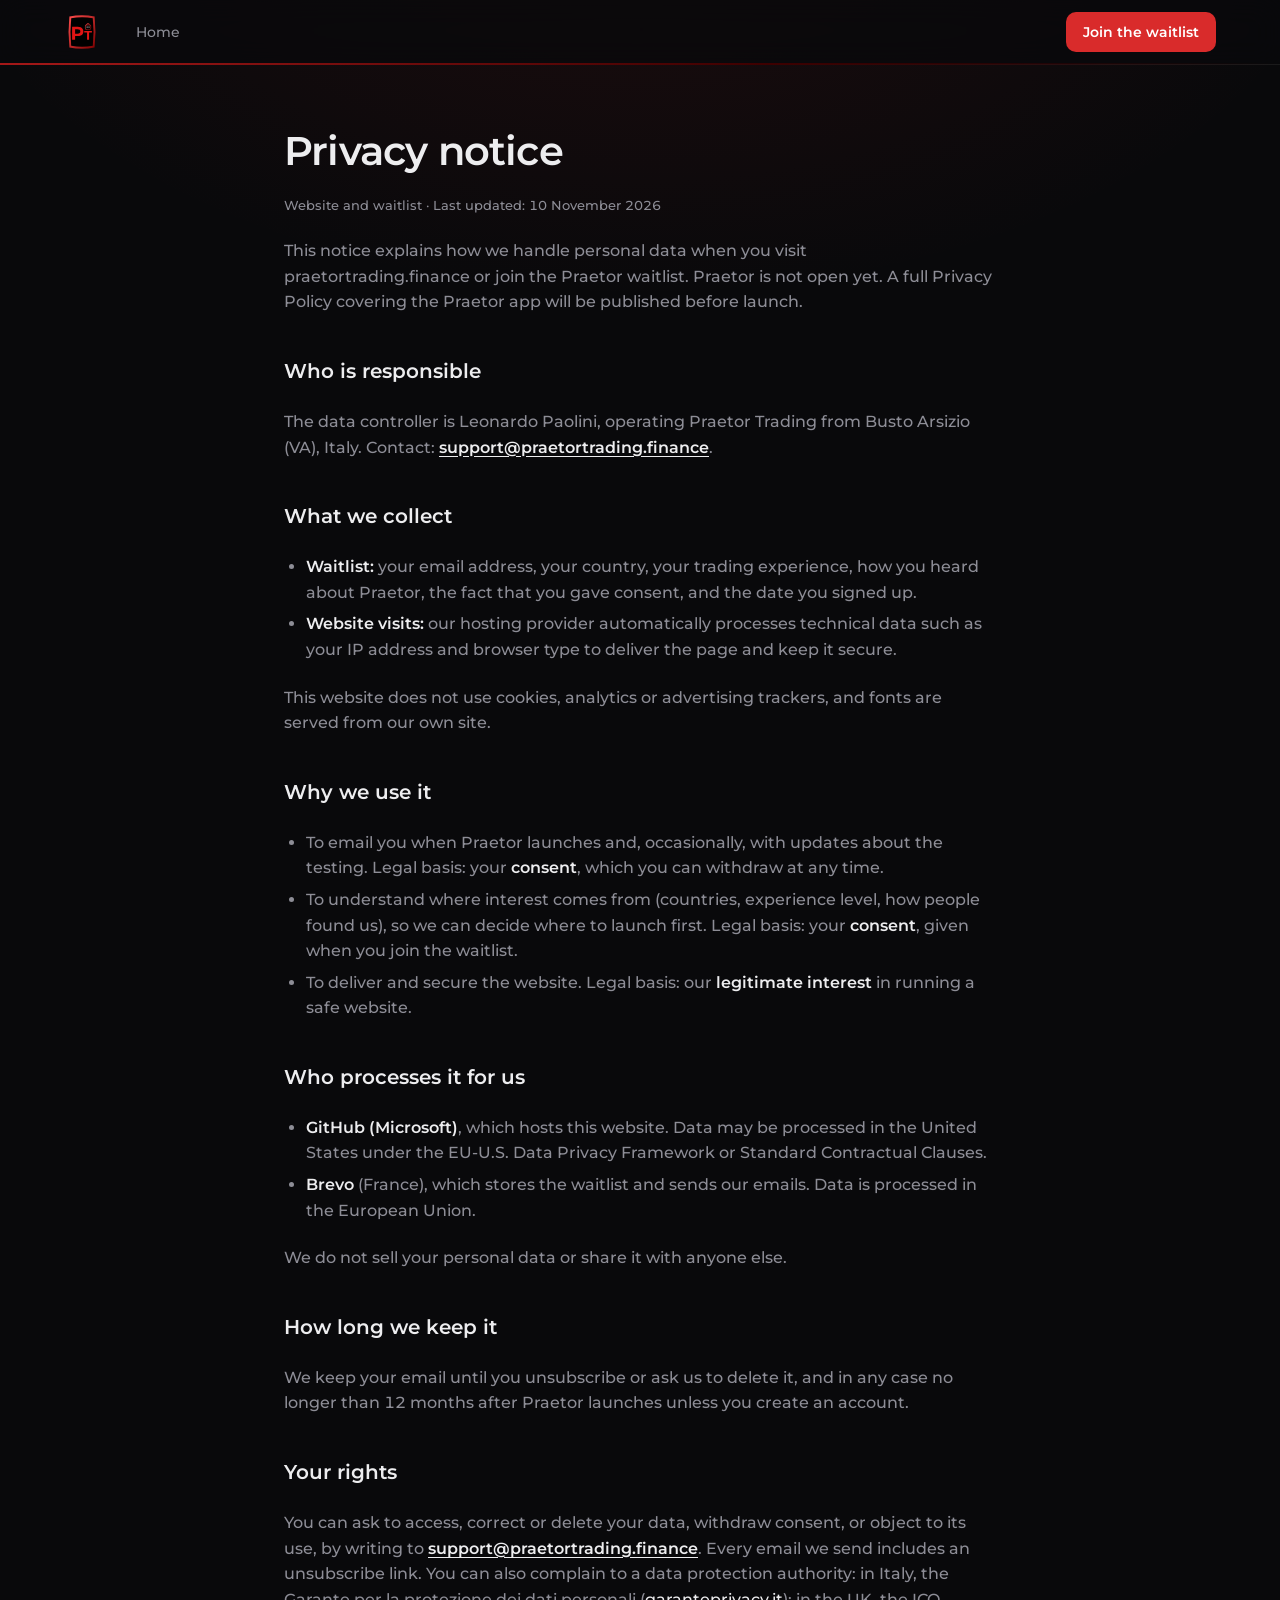
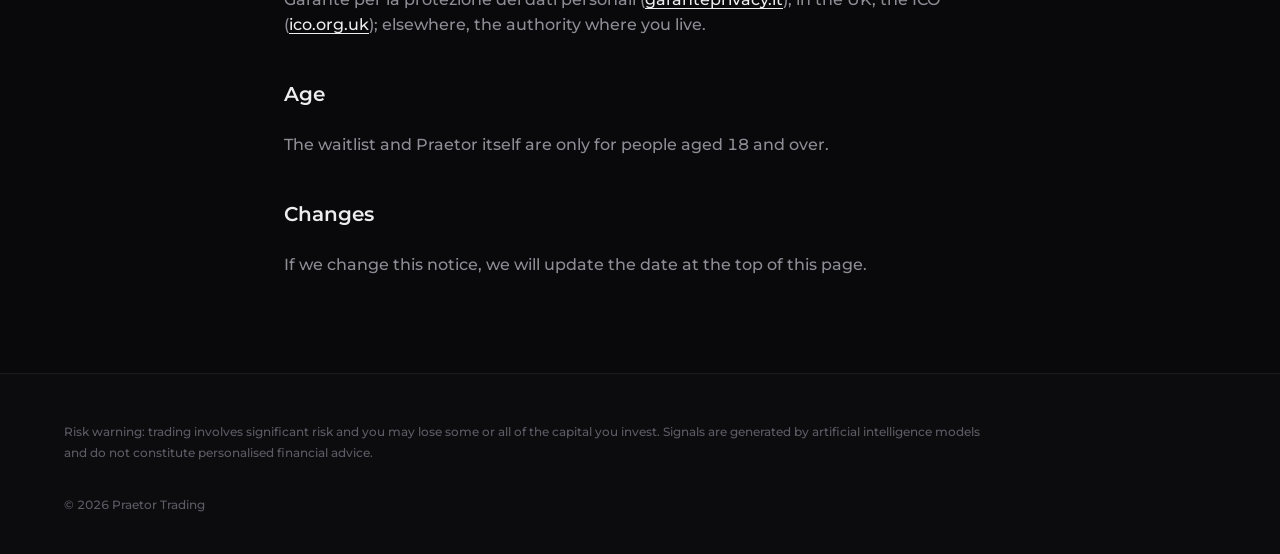
<file: privacy.html>
<!doctype html>
<html lang="en">
<head>
<meta charset="utf-8">
<meta name="viewport" content="width=device-width, initial-scale=1">
<title>Privacy notice — Praetor Trading</title>
<meta name="description" content="How Praetor Trading handles the personal data of people who visit this website or join the waitlist.">
<meta name="theme-color" content="#09090b">
<link rel="icon" href="assets/logo.svg" type="image/svg+xml">
<link rel="stylesheet" href="assets/styles.css">
</head>
<body>

<header class="site-header">
<div class="wrap">
<a href="index.html" aria-label="Praetor Trading home"><img src="assets/logo.svg" width="36" height="36" alt=""></a>
<nav class="nav" aria-label="Main"><a href="index.html">Home</a></nav>
<a class="btn btn-primary btn-sm cta" href="index.html#waitlist">Join the waitlist</a>
</div>
</header>

<main class="wrap doc">
<h1>Privacy notice</h1>
<p class="small faint">Website and waitlist · Last updated: 10 November 2026</p>

<p>This notice explains how we handle personal data when you visit praetortrading.finance or join the Praetor waitlist. Praetor is not open yet. A full Privacy Policy covering the Praetor app will be published before launch.</p>

<h2>Who is responsible</h2>
<p>The data controller is Leonardo Paolini, operating Praetor Trading from Busto Arsizio (VA), Italy. Contact: <a href="mailto:support@praetortrading.finance"><strong>support@praetortrading.finance</strong></a>.</p>

<h2>What we collect</h2>
<ul>
<li><strong>Waitlist:</strong> your email address, your country, your trading experience, how you heard about Praetor, the fact that you gave consent, and the date you signed up.</li>
<li><strong>Website visits:</strong> our hosting provider automatically processes technical data such as your IP address and browser type to deliver the page and keep it secure.</li>
</ul>
<p>This website does not use cookies, analytics or advertising trackers, and fonts are served from our own site.</p>

<h2>Why we use it</h2>
<ul>
<li>To email you when Praetor launches and, occasionally, with updates about the testing. Legal basis: your <strong>consent</strong>, which you can withdraw at any time.</li>
<li>To understand where interest comes from (countries, experience level, how people found us), so we can decide where to launch first. Legal basis: your <strong>consent</strong>, given when you join the waitlist.</li>
<li>To deliver and secure the website. Legal basis: our <strong>legitimate interest</strong> in running a safe website.</li>
</ul>

<h2>Who processes it for us</h2>
<ul>
<li><strong>GitHub (Microsoft)</strong>, which hosts this website. Data may be processed in the United States under the EU-U.S. Data Privacy Framework or Standard Contractual Clauses.</li>
<li><strong>Brevo</strong> (France), which stores the waitlist and sends our emails. Data is processed in the European Union.</li>
</ul>
<p>We do not sell your personal data or share it with anyone else.</p>

<h2>How long we keep it</h2>
<p>We keep your email until you unsubscribe or ask us to delete it, and in any case no longer than 12 months after Praetor launches unless you create an account.</p>

<h2>Your rights</h2>
<p>You can ask to access, correct or delete your data, withdraw consent, or object to its use, by writing to <a href="mailto:support@praetortrading.finance"><strong>support@praetortrading.finance</strong></a>. Every email we send includes an unsubscribe link. You can also complain to a data protection authority: in Italy, the Garante per la protezione dei dati personali (<a href="https://www.garanteprivacy.it" rel="noopener">garanteprivacy.it</a>); in the UK, the ICO (<a href="https://ico.org.uk" rel="noopener">ico.org.uk</a>); elsewhere, the authority where you live.</p>

<h2>Age</h2>
<p>The waitlist and Praetor itself are only for people aged 18 and over.</p>

<h2>Changes</h2>
<p>If we change this notice, we will update the date at the top of this page.</p>
</main>

<footer class="site-footer">
<div class="wrap">
<p class="risk" style="border-top:0;padding-top:0">Risk warning: trading involves significant risk and you may lose some or all of the capital you invest. Signals are generated by artificial intelligence models and do not constitute personalised financial advice.</p>
<span class="xsmall faint">© 2026 Praetor Trading</span>
</div>
</footer>

</body>
</html>
</file>
<file: assets/styles.css>
/* Praetor Trading — public site styles */
@font-face{font-family:"Montserrat";font-style:normal;font-weight:500;font-display:swap;src:url(fonts/montserrat-latin-500-normal.woff2) format("woff2")}
@font-face{font-family:"Montserrat";font-style:normal;font-weight:600;font-display:swap;src:url(fonts/montserrat-latin-600-normal.woff2) format("woff2")}
@font-face{font-family:"Montserrat";font-style:normal;font-weight:700;font-display:swap;src:url(fonts/montserrat-latin-700-normal.woff2) format("woff2")}
@font-face{font-family:"Montserrat";font-style:normal;font-weight:800;font-display:swap;src:url(fonts/montserrat-latin-800-normal.woff2) format("woff2")}

:root{
  --bg:#262624; --bg-deep:#1d1d1b; --bg-band:#222220; --bg-bar:#1a1a18;
  --surface:#30302e; --surface-2:#2a2a28;
  --line:#3d3c39; --line-strong:#4a4945;
  --text:#faf9f5; --muted:#c2c0b6; --faint:#5c5c66;
  --gain:#3ecf8e; --loss:#ff5a5a; --brand:#d92b2b; --brand-hover:#e53535;
  --radius:10px; --radius-sm:6px;
  --wrap:1200px;
}
*{box-sizing:border-box}
html{scroll-behavior:smooth;-webkit-text-size-adjust:100%}
body{margin:0;background:var(--bg);color:var(--text);font-family:Montserrat,system-ui,sans-serif;font-size:16px;font-weight:500;line-height:1.6;font-variant-numeric:tabular-nums}
a{color:var(--text);text-underline-offset:3px}
a:hover{color:#fff}
img,svg{display:block}
h1,h2,h3,p{margin:0}
.wrap{max-width:var(--wrap);margin:0 auto;padding:0 24px}
.muted{color:var(--muted)} .faint{color:var(--faint)}
.gain{color:var(--gain)} .loss{color:var(--loss)}
.small{font-size:13px} .xsmall{font-size:12px}
.visually-hidden{position:absolute;width:1px;height:1px;overflow:hidden;clip:rect(0 0 0 0);white-space:nowrap}
:focus-visible{outline:2px solid var(--text);outline-offset:3px}
@media (prefers-reduced-motion:reduce){html{scroll-behavior:auto}*{transition:none!important}}

/* Buttons */
.btn{display:inline-flex;align-items:center;justify-content:center;min-height:46px;padding:12px 22px;border-radius:var(--radius-sm);font:inherit;font-size:15px;font-weight:600;text-decoration:none;cursor:pointer;border:1px solid transparent;transition:background-color .15s ease,border-color .15s ease}
.btn-primary{background:var(--brand);color:#fff}
.btn-primary:hover{background:var(--brand-hover);color:#fff}
.btn-ghost{border-color:rgba(255,255,255,.18);color:var(--text);background:transparent}
.btn-ghost:hover{border-color:var(--text)}
.btn-sm{min-height:40px;padding:8px 16px;font-size:14px}

/* Status strip + header */
.strip{background:var(--bg-bar);border-bottom:1px solid var(--line);font-size:12px;font-weight:600;color:var(--muted)}
.strip .wrap{display:flex;flex-wrap:wrap;gap:6px 24px;padding-top:8px;padding-bottom:8px}
.strip b{color:var(--text)}
.strip .asof{margin-left:auto;color:var(--faint)}
.site-header{position:sticky;top:0;z-index:10;background:rgba(38,38,36,.96);backdrop-filter:saturate(1.2) blur(6px);border-bottom:1px solid var(--line)}
.site-header .wrap{display:flex;flex-wrap:wrap;align-items:center;gap:10px 36px;padding-top:12px;padding-bottom:12px}
.nav{display:flex;flex-wrap:wrap;gap:4px 26px;font-size:14px;font-weight:600}
.nav a{text-decoration:none;color:var(--muted)}
.nav a:hover{color:var(--text)}
.site-header .cta{margin-left:auto}

/* Sections */
.section{padding-top:112px}
.h2{font-size:34px;line-height:1.15;font-weight:600;letter-spacing:-.02em}
.lead{color:var(--muted);max-width:620px}

/* Hero */
.hero{display:flex;flex-wrap:wrap;gap:56px;align-items:flex-start;padding-top:80px;padding-bottom:64px}
.hero-copy{flex:1 1 400px;min-width:0;display:flex;flex-direction:column;gap:22px;padding-top:24px}
.hero h1{font-size:clamp(36px,5vw,52px);line-height:1.06;font-weight:600;letter-spacing:-.025em}
.hero-copy .lead{font-size:18px;max-width:480px}
.notice{display:inline-flex;align-self:flex-start;gap:8px;align-items:center;padding:6px 12px;border:1px solid var(--line-strong);border-radius:999px;font-size:12px;font-weight:600;color:var(--muted)}
.notice i{width:7px;height:7px;border-radius:50%;background:var(--gain)}
.actions{display:flex;flex-wrap:wrap;align-items:center;gap:18px;padding-top:6px}
.hero-visual{flex:1.35 1 520px;min-width:0;display:flex;flex-direction:column;gap:10px}

/* Signal panel */
.panel{background:var(--surface);border:1px solid var(--line-strong);border-radius:var(--radius);overflow:hidden}
.panel-elevated{box-shadow:0 24px 60px rgba(0,0,0,.45)}
.panel-head{display:flex;flex-wrap:wrap;align-items:center;gap:10px 16px;padding:14px 20px;border-bottom:1px solid var(--line);font-size:13px;font-weight:600;color:var(--muted)}
.panel-head .title{color:var(--text);font-weight:600}
.panel-head .end{margin-left:auto;color:var(--text)}
.signal-main{display:flex;flex-wrap:wrap;gap:20px 40px;align-items:flex-end;padding:22px 20px 18px;border-bottom:1px solid var(--line)}
.label{font-size:12px;font-weight:600;color:var(--faint);letter-spacing:.06em;text-transform:uppercase}
.direction{font-size:40px;line-height:1;font-weight:600}
.levels{flex:1 1 300px;display:grid;grid-template-columns:repeat(4,minmax(0,1fr));gap:12px;font-size:13px}
.levels span{display:block;color:var(--faint);font-weight:600;white-space:nowrap}
.levels b{white-space:nowrap}
.levels b{font-size:15px}
.votes{padding:6px 20px 4px}
.vote{display:grid;grid-template-columns:150px 56px 1fr;gap:12px;padding:10px 0;border-bottom:1px solid var(--line);font-size:13px;align-items:baseline}
.vote:last-child{border-bottom:0}
.vote span{color:var(--muted)}
.panel-foot{display:flex;flex-wrap:wrap;align-items:center;gap:12px;padding:14px 20px;background:var(--surface-2);border-top:1px solid var(--line)}
.panel-foot p{flex:1 1 220px;font-size:12px;color:var(--muted)}
.fake-btn{font-size:14px;font-weight:600;padding:9px 18px;border-radius:var(--radius-sm);border:1px solid var(--line-strong)}
.fake-btn.primary{background:var(--brand);border-color:var(--brand);color:#fff}

/* Stats band */
.band{background:var(--bg-band);border-top:1px solid var(--line);border-bottom:1px solid var(--line)}
.stats{display:grid;grid-template-columns:repeat(auto-fit,minmax(170px,1fr));margin:0}
.stats div{padding:24px 20px 22px;border-right:1px solid var(--line);display:flex;flex-direction:column-reverse;gap:4px}
.stats div:first-child{padding-left:0}
.stats div:last-child{border-right:0}
.stats dt{font-size:12px;font-weight:600;color:var(--faint)}
.stats dd{margin:0;font-size:30px;line-height:1.1;font-weight:600}
.band-note{padding-bottom:18px;font-size:12px;color:var(--faint)}

/* How it works */
.how{display:flex;flex-wrap:wrap;gap:40px 64px}
.how-intro{flex:1 1 280px;min-width:0;display:flex;flex-direction:column;gap:14px}
.steps{flex:999 1 640px;min-width:0;display:grid;grid-template-columns:repeat(auto-fit,minmax(220px,1fr));border-top:2px solid var(--brand);margin:0;padding:0;list-style:none}
.steps li{padding:22px 24px 0;display:flex;flex-direction:column;gap:14px;border-left:1px solid var(--line)}
.steps li:first-child{padding-left:0;border-left:0}
.steps li:last-child{padding-right:0}
.steps h3{font-size:17px;font-weight:600}
.steps p{color:var(--muted);font-size:15px}
.mini-list{border:1px solid var(--line);border-radius:8px;font-size:13px}
.mini-list div{display:flex;justify-content:space-between;gap:8px;padding:10px 12px}
.mini-list div+div{border-top:1px solid var(--line)}
.chips{display:flex;gap:6px;font-size:12px;font-weight:600}
.chips span{flex:1;text-align:center;padding:9px 0;border-radius:var(--radius-sm);background:#1c1c21;color:var(--muted)}
.chips .s{background:rgba(217,43,43,.12);color:var(--loss)}
.timer{display:flex;align-items:center;gap:10px;font-size:13px;font-weight:600;color:var(--muted)}
.timer i{flex:1;height:4px;border-radius:2px;background:var(--line);position:relative;overflow:hidden}
.timer i::after{content:"";position:absolute;inset:0 8% 0 0;background:var(--muted);border-radius:2px}

/* Tables */
.table-wrap{overflow-x:auto;border:1px solid var(--line);border-radius:var(--radius)}
.table-wrap.tinted{background:var(--surface-2)}
table{width:100%;border-collapse:collapse;font-size:14px}
caption{text-align:left;padding:14px 18px;font-size:13px;font-weight:600;color:var(--faint);border-bottom:1px solid var(--line)}
th{text-align:left;font-size:12px;font-weight:600;color:var(--faint);padding:12px 14px}
td{padding:12px 14px;border-top:1px solid var(--line)}
th:first-child,td:first-child{padding-left:18px}
th:last-child,td:last-child{padding-right:18px}
.num{text-align:right}
.c{text-align:center}
.matrix{min-width:820px}
.matrix td.c{font-weight:600}
.matrix .nc{color:var(--faint);font-weight:500}
.matrix tr.signal td{background:rgba(217,43,43,.10);border-top:1px solid var(--brand);border-bottom:1px solid var(--brand);font-weight:600}
.legend{display:flex;flex-wrap:wrap;gap:8px 16px;font-size:12px;font-weight:600;color:var(--muted)}
.split-head{display:flex;flex-wrap:wrap;justify-content:space-between;align-items:flex-end;gap:16px 48px}
.split-head > div:first-child{flex:1 1 460px;display:flex;flex-direction:column;gap:12px}
.stack{display:flex;flex-direction:column;gap:28px}

/* Performance */
.summary{margin:0;display:flex;flex-wrap:wrap;gap:8px 28px;font-size:13px}
.summary dt{color:var(--faint);font-weight:600}
.summary dd{margin:0;font-size:20px;font-weight:600}
.perf{min-width:900px}
.perf thead tr{background:var(--surface-2)}
.rbar{display:flex;align-items:center;gap:10px}
.rbar i{flex:1;height:8px;display:flex}
.rbar i span{display:block;height:8px}
.rbar b{min-width:58px;text-align:right}
.foot-notes{display:flex;flex-wrap:wrap;gap:12px 40px;font-size:13px;color:var(--faint)}
.foot-notes span{flex:1 1 320px}

/* Verification */
.verify{background:var(--bg-deep);border-top:1px solid var(--line);border-bottom:1px solid var(--line);margin-top:112px}
.verify .wrap{display:flex;flex-wrap:wrap-reverse;gap:48px 64px;align-items:center;padding-top:88px;padding-bottom:88px}
.receipt{flex:1.2 1 480px;min-width:0;border:1px solid var(--line-strong);border-radius:var(--radius);background:var(--bg)}
.receipt-head{display:flex;justify-content:space-between;flex-wrap:wrap;gap:8px;padding:14px 20px;border-bottom:1px dashed var(--line-strong);font-size:13px;font-weight:600}
.receipt dl{margin:0;padding:8px 20px 16px;font-size:13px}
.receipt dl div{display:grid;grid-template-columns:170px 1fr;gap:12px;padding:9px 0;border-bottom:1px solid #1c1c21}
.receipt dl div:last-child{border-bottom:0}
.receipt dt{color:var(--faint);font-weight:600}
.receipt dd{margin:0;font-weight:600;word-break:break-all}
.verify-copy{flex:1 1 380px;min-width:0;display:flex;flex-direction:column;gap:18px}
.numbered{margin:0;padding:0;list-style:none;border-top:1px solid var(--line);font-size:15px}
.numbered li{display:grid;grid-template-columns:32px 1fr;padding:12px 0;border-bottom:1px solid var(--line)}
.numbered li > b{color:var(--faint)}

/* Pricing */
.pricing{display:flex;flex-wrap:wrap;gap:32px 48px;align-items:flex-start}
.pricing > div{flex:1 1 420px;min-width:0;display:flex;flex-direction:column;gap:10px}
.plain td,.plain th{padding-left:0!important;padding-right:0!important}
.plain thead tr{border-bottom:1px solid var(--line-strong)}
.plain td{padding-top:14px;padding-bottom:14px}
.plain tbody tr:first-child td{border-top:0}
.sub{display:block;font-size:13px;color:var(--faint);font-weight:500}

/* Onboarding */
.onboard{display:flex;flex-wrap:wrap;gap:40px 72px;align-items:center}
.onboard > div:first-child{flex:1 1 400px;min-width:0;display:flex;flex-direction:column;gap:16px}
.checklist{flex:1 1 440px;min-width:0}
.progress{height:3px;background:var(--line)}
.progress i{display:block;width:50%;height:3px;background:var(--brand)}
.checklist ol{margin:0;padding:8px 20px 12px;list-style:none;font-size:14px}
.checklist li{display:flex;gap:12px;padding:8px 0}
.checklist li span{width:16px;font-weight:600}
.checklist li.done{color:var(--faint)}
.checklist li.done span{color:var(--gain)}
.checklist li.now{font-weight:600}

/* FAQ */
.faq{display:flex;flex-wrap:wrap;gap:32px 64px}
.faq .h2{flex:1 1 260px}
.faq-list{flex:999 1 600px;min-width:0;border-top:1px solid var(--line)}
details{border-bottom:1px solid var(--line);padding:18px 0}
summary{cursor:pointer;list-style:none;font-size:17px;font-weight:600;display:flex;justify-content:space-between;gap:16px}
summary::-webkit-details-marker{display:none}
summary::after{content:"+";color:var(--faint);font-weight:600}
details[open] summary::after{content:"\2212"}
details p{margin-top:10px;color:var(--muted)}

/* Waitlist */
.waitlist{padding-top:112px;padding-bottom:96px}
.waitlist-box{border:1px solid var(--line-strong);border-left:4px solid var(--brand);border-radius:var(--radius);background:var(--surface);padding:36px 40px;display:flex;flex-wrap:wrap;align-items:flex-start;gap:24px 48px}
.waitlist-box > div{flex:1 1 400px;display:flex;flex-direction:column;gap:8px}
.waitlist-box h2{font-size:30px;line-height:1.2;font-weight:600;letter-spacing:-.02em}
.form{flex:1 1 400px;display:flex;flex-direction:column;gap:12px}
.form-row{display:flex;flex-wrap:wrap;gap:10px}
.form label.field{display:flex;flex-direction:column;gap:6px;font-size:13px;font-weight:600;color:var(--muted)}
.form-row .field{flex:1 1 200px}
.form input[type=email]{font:inherit;font-size:16px;color:var(--text);background:var(--bg);border:1px solid var(--line-strong);border-radius:var(--radius-sm);padding:12px 14px;min-height:46px}
.form input[type=email]:focus{border-color:var(--text);outline:none}
.form .btn{align-self:flex-end}
.consent{display:flex;gap:10px;align-items:flex-start;font-size:13px;color:var(--muted)}
.consent input{margin-top:3px;width:18px;height:18px;accent-color:var(--brand);flex:none}
.hp{position:absolute;left:-9999px}

/* Footer */
.site-footer{background:var(--bg-bar);border-top:1px solid var(--line)}
.site-footer .wrap{padding-top:48px;padding-bottom:40px;display:flex;flex-direction:column;gap:32px}
.footer-cols{display:flex;flex-wrap:wrap;gap:32px 64px}
.footer-cols > div,.footer-cols nav{flex:1 1 180px;display:flex;flex-direction:column;gap:8px;font-size:14px}
.footer-cols b{font-size:12px;color:var(--faint)}
.footer-cols a{color:var(--muted);text-decoration:none}
.footer-cols a:hover{color:var(--text)}
.risk{padding-top:24px;border-top:1px solid var(--line);font-size:12px;line-height:1.7;color:var(--faint);max-width:920px}

/* Legal pages */
.doc{max-width:760px;padding-top:64px;padding-bottom:96px;display:flex;flex-direction:column;gap:22px}
.doc h1{font-size:40px;line-height:1.1;font-weight:600;letter-spacing:-.02em}
.doc h2{font-size:20px;font-weight:600;margin-top:18px}
.doc p,.doc li{color:var(--muted)}
.doc ul{margin:0;padding-left:22px;display:flex;flex-direction:column;gap:6px}
.doc strong{color:var(--text)}

/* Responsive */
@media (max-width:760px){
  .section,.waitlist{padding-top:80px}
  .h2{font-size:28px}
  .hero{padding-top:48px;gap:40px}
  .hero-copy{padding-top:0}
  .levels{grid-template-columns:repeat(2,minmax(0,1fr))}
  .vote{grid-template-columns:1fr auto;gap:4px 12px}
  .vote span{grid-column:1 / -1}
  .stats div{border-right:0;border-bottom:1px solid var(--line);padding-left:0}
  .stats div:last-child{border-bottom:0}
  .steps li{padding:22px 0 0;border-left:0}
  .steps li + li{border-top:1px solid var(--line);margin-top:22px}
  .receipt dl div{grid-template-columns:1fr;gap:2px}
  .waitlist-box{padding:28px 22px}
  .strip .asof{margin-left:0}
  .site-header .cta{margin-left:0}
  .nav{order:3;width:100%}
}

/* Founder */
.founder{display:flex;flex-wrap:wrap;gap:32px 56px;align-items:flex-start}
.portrait{flex:0 0 auto}
.portrait img,.avatar{width:160px;height:160px;border-radius:8px;object-fit:cover;border:1px solid var(--line-strong)}
.avatar{display:flex;align-items:center;justify-content:center;background:var(--surface);font-size:44px;font-weight:600;color:var(--muted);letter-spacing:.02em}
.founder-copy{flex:1 1 480px;min-width:0;max-width:720px;display:flex;flex-direction:column;gap:14px;padding-left:24px;border-left:2px solid var(--brand)}
.founder-copy p{color:var(--muted)}
.founder-copy .sign{color:var(--text);font-size:14px;padding-top:4px}

/* Form selects */
.form select{font:inherit;font-size:15px;color:var(--text);background:var(--bg);border:1px solid var(--line-strong);border-radius:var(--radius-sm);padding:11px 12px;min-height:46px;appearance:none;background-image:linear-gradient(45deg,transparent 50%,var(--muted) 50%),linear-gradient(135deg,var(--muted) 50%,transparent 50%);background-position:calc(100% - 18px) 50%,calc(100% - 13px) 50%;background-size:5px 5px;background-repeat:no-repeat;padding-right:36px}
.form select:focus{border-color:var(--text);outline:none}
.form select:invalid{color:var(--faint)}
.form option{color:var(--text);background:var(--bg)}
@media (max-width:760px){.founder-copy{padding-left:18px}.portrait img,.avatar{width:120px;height:120px;font-size:34px}}
/* Launch countdown */
.countdown{display:flex;flex-direction:column;gap:6px}
.cd-units{display:flex;gap:10px}
.cd-units div{display:flex;flex-direction:column;align-items:center;min-width:64px;padding:10px 8px;border:1px solid var(--line-strong);border-radius:var(--radius-sm);background:var(--bg)}
.cd-units b{font-size:26px;font-weight:600;line-height:1.1;font-variant-numeric:tabular-nums}
.cd-units span{font-size:11px;font-weight:600;text-transform:uppercase;letter-spacing:.06em;color:var(--muted)}
.cd-note{margin:0}
/* Waitlist form message */
.form-msg{margin:0;font-size:15px;font-weight:600}
.form-msg.ok{color:var(--gain)}
.form-msg.err{color:var(--loss)}
.form [hidden]{display:none!important}

/* ===== STILE PRO (21/11/2026) — stesso tema nero dell'app ===== */
:root{
  --bg:#09090b; --bg-deep:#09090b; --bg-band:#0e0e11; --bg-bar:#0c0c0e;
  --surface:#121215; --surface-2:#18181c;
  --line:rgba(255,255,255,.07); --line-strong:rgba(255,255,255,.12);
  --text:#ededef; --muted:#8d8d96; --faint:#5c5c66;
  --gain:#3ecf8e; --loss:#ff5a5a; --brand:#d92b2b; --brand-hover:#e53535;
  --radius:14px; --radius-sm:10px;
}
body{font-weight:500;-webkit-font-smoothing:antialiased;background:radial-gradient(ellipse 80% 600px at 50% -120px,rgba(217,43,43,.10),transparent 70%),var(--bg)}
b,strong{font-weight:600}
h1,h2,h3,.h2,.btn,th{font-weight:600!important}
[style*="font-weight:800"],[style*="font-weight: 800"]{font-weight:600!important}
.site-header{background:rgba(9,9,11,.82);backdrop-filter:blur(14px) saturate(1.2);-webkit-backdrop-filter:blur(14px) saturate(1.2);border-bottom:1px solid var(--line);position:sticky}
.site-header:after{content:"";position:absolute;left:0;right:0;bottom:-1px;height:2px;background:linear-gradient(90deg,#a51818,#3d0000 60%,transparent)}
.nav{font-weight:500}
.btn{border-radius:10px}
.btn-ghost{border-color:var(--line-strong);background:var(--surface-2)}
.btn-ghost:hover{border-color:rgba(255,255,255,.25);background:#222228}
.strip{font-weight:500}
input,select,textarea{background:var(--surface-2)!important;border:1px solid var(--line-strong)!important;border-radius:10px!important;color:var(--text)!important}
input:focus,select:focus,textarea:focus{border-color:var(--brand)!important;box-shadow:0 0 0 3px rgba(217,43,43,.15)!important;outline:none}
</file>
